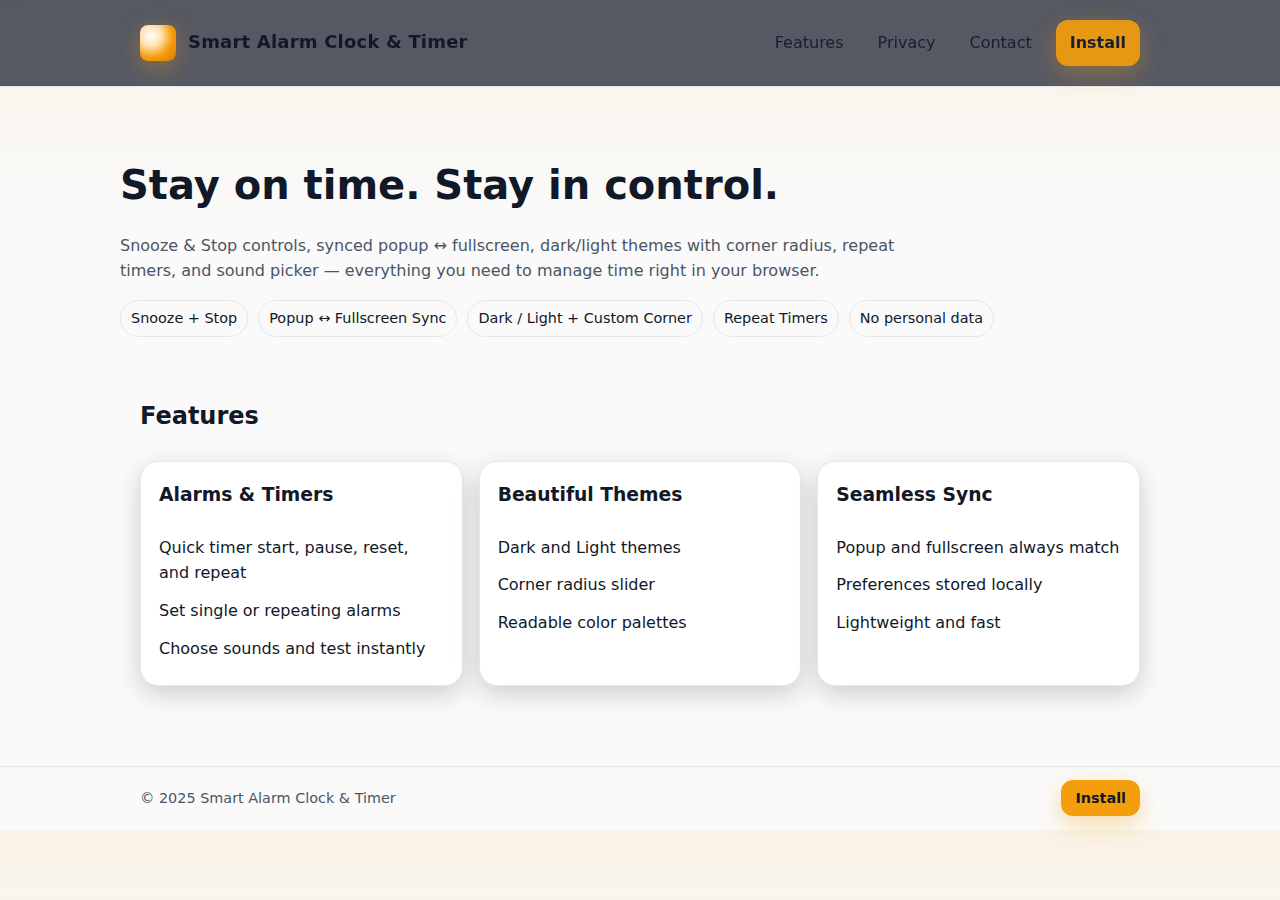
<file: index.html>
<!DOCTYPE html>
<html lang="en">
<head>
  <meta charset="utf-8">
  <meta name="viewport" content="width=device-width, initial-scale=1">
  <title>Smart Alarm Clock & Timer — Chrome Extension</title>
  <meta name="description" content="Set alarms & timers with snooze, repeat, and synced dark/light themes — works in popup and fullscreen.">
  <link rel="stylesheet" href="assets/style.css">
</head>
<body>
  <header class="header">
    <div class="wrap inner">
      <div class="brand">
        <div class="logo" aria-hidden="true"></div>
        <h1>Smart Alarm Clock & Timer</h1>
      </div>
      <nav>
        <a href="#features">Features</a>
        <a href="privacy.html">Privacy</a>
        <a href="contact.html">Contact</a>
        <a class="cta" href="#" title="Chrome Web Store link" aria-label="Install from Chrome Web Store">Install</a>
      </nav>
    </div>
  </header>

  <section class="wrap hero">
    <h2>Stay on time. Stay in control.</h2>
    <p class="tag">Snooze & Stop controls, synced popup ↔ fullscreen, dark/light themes with corner radius, repeat timers, and sound picker — everything you need to manage time right in your browser.</p>
    <div class="badges">
      <span class="badge">Snooze + Stop</span>
      <span class="badge">Popup ↔ Fullscreen Sync</span>
      <span class="badge">Dark / Light + Custom Corner</span>
      <span class="badge">Repeat Timers</span>
      <span class="badge">No personal data</span>
    </div>
  </section>

  <main class="wrap">
    <h2 id="features">Features</h2>
    <div class="grid">
      <div class="card">
        <h3>Alarms & Timers</h3>
        <ul class="clean">
          <li>Quick timer start, pause, reset, and repeat</li>
          <li>Set single or repeating alarms</li>
          <li>Choose sounds and test instantly</li>
        </ul>
      </div>
      <div class="card">
        <h3>Beautiful Themes</h3>
        <ul class="clean">
          <li>Dark and Light themes</li>
          <li>Corner radius slider</li>
          <li>Readable color palettes</li>
        </ul>
      </div>
      <div class="card">
        <h3>Seamless Sync</h3>
        <ul class="clean">
          <li>Popup and fullscreen always match</li>
          <li>Preferences stored locally</li>
          <li>Lightweight and fast</li>
        </ul>
      </div>
    </div>
  </main>

  <footer>
    <div class="wrap">
      <div class="small">© 2025 Smart Alarm Clock & Timer</div>
      <div class="small"><a class="cta" href="#" title="Chrome Web Store">Install</a></div>
    </div>
  </footer>
</body>
</html>
</file>
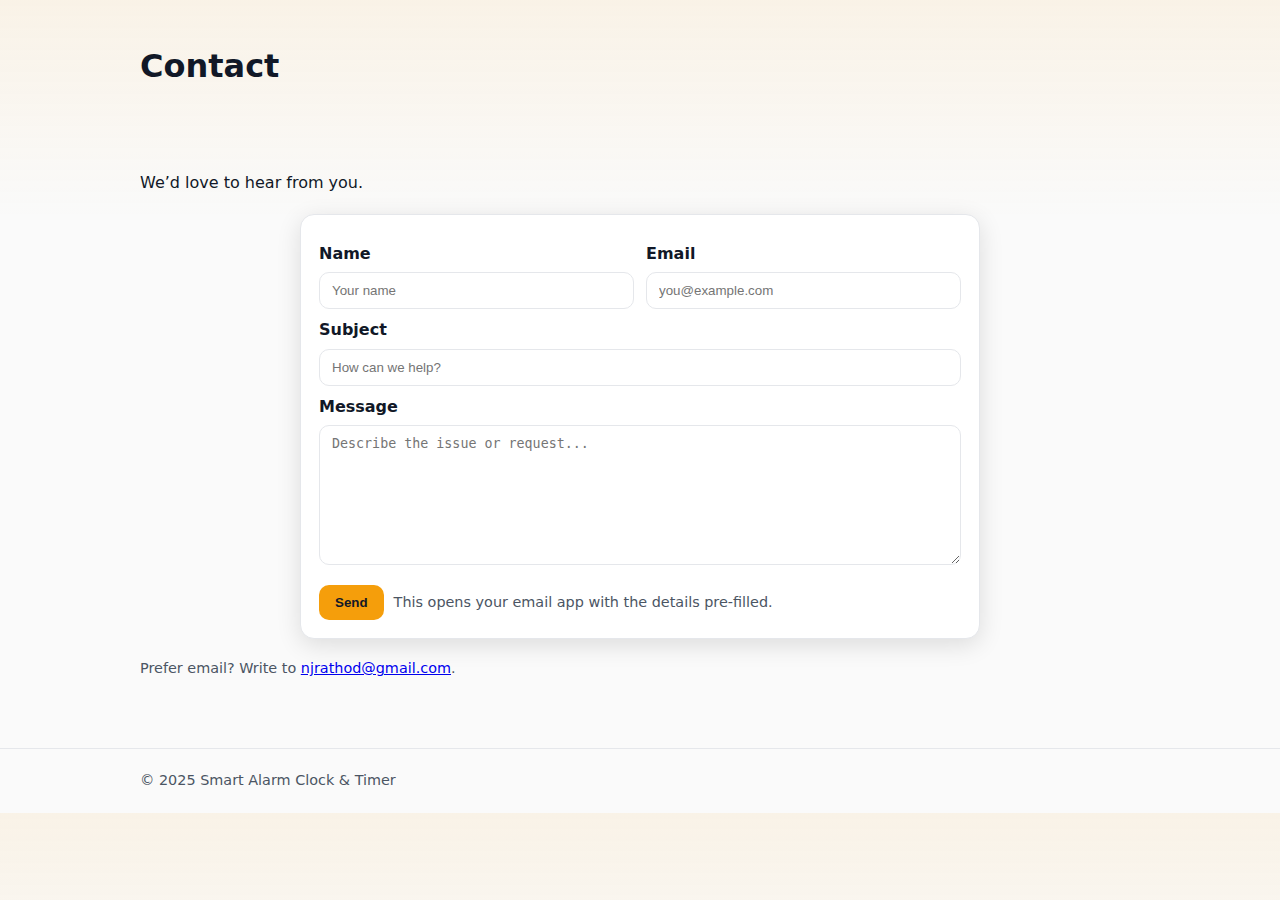
<file: contact.html>
<!DOCTYPE html>
<html lang="en">
<head>
  <meta charset="UTF-8">
  <meta name="viewport" content="width=device-width, initial-scale=1.0">
  <title>Contact — Smart Alarm Clock & Timer</title>
  <link rel="stylesheet" href="assets/style.css">
  <style>
    /* Page‑local tweaks in case site CSS isn't updated yet */
    form.contact {max-width:680px;margin:18px auto;background:var(--card);border:1px solid var(--bd);
      padding:18px;border-radius:14px;box-shadow:0 6px 24px rgba(0,0,0,.12)}
    .row{display:flex;gap:12px;flex-wrap:wrap}
    .row .field{flex:1 1 240px}
    label{display:block;font-weight:600;margin:8px 0 6px}
    input[type=text],input[type=email],textarea{
      width:100%;padding:10px 12px;border:1px solid var(--bd);border-radius:10px;background:transparent;color:var(--fg)
    }
    textarea{min-height:140px;resize:vertical}
    .actions{display:flex;gap:10px;align-items:center;justify-content:flex-start;margin-top:12px}
    button.primary{background:#f59e0b;border:none;color:#111827;padding:10px 16px;border-radius:10px;font-weight:700;cursor:pointer}
    .muted{color:var(--muted);font-size:.9rem}
    .success{display:none;margin-top:10px;color:#10b981;font-weight:600}
  </style>
</head>
<body>
  <header class="bar"><div class="wrap"><h1>Contact</h1></div></header>
  <main class="wrap">
    <p>We’d love to hear from you.</p>

    <form class="contact" id="contactForm">
      <div class="row">
        <div class="field">
          <label for="name">Name</label>
          <input id="name" type="text" placeholder="Your name" required>
        </div>
        <div class="field">
          <label for="email">Email</label>
          <input id="email" type="email" placeholder="you@example.com" required>
        </div>
      </div>

      <div class="row">
        <div class="field" style="flex:1 1 100%">
          <label for="subject">Subject</label>
          <input id="subject" type="text" placeholder="How can we help?" required>
        </div>
      </div>

      <div class="row">
        <div class="field" style="flex:1 1 100%">
          <label for="message">Message</label>
          <textarea id="message" placeholder="Describe the issue or request..." required></textarea>
        </div>
      </div>

      <div class="actions">
        <button type="submit" class="primary">Send</button>
        <span class="muted">This opens your email app with the details pre‑filled.</span>
      </div>
      <div id="ok" class="success">Opening your email app…</div>
    </form>

    <script>
      const TO = "njrathod@gmail.com"; // your email
      document.getElementById('contactForm').addEventListener('submit', (e) => {
        e.preventDefault();
        const name = document.getElementById('name').value.trim();
        const from = document.getElementById('email').value.trim();
        const subject = document.getElementById('subject').value.trim() || 'Support request';
        const message = document.getElementById('message').value.trim();

        const body = `Name: ${name}%0D%0AEmail: ${from}%0D%0A%0D%0A${encodeURIComponent(message)}`;
        const link = `mailto:${TO}?subject=${encodeURIComponent(subject)}&body=${body}`;
        document.getElementById('ok').style.display='block';
        window.location.href = link;
      });
    </script>

    <p class="muted">Prefer email? Write to <a href="mailto:njrathod@gmail.com">njrathod@gmail.com</a>.</p>
  </main>
  <footer class="bar foot"><div class="wrap small">© 2025 Smart Alarm Clock & Timer</div></footer>
</body>
</html>
</file>
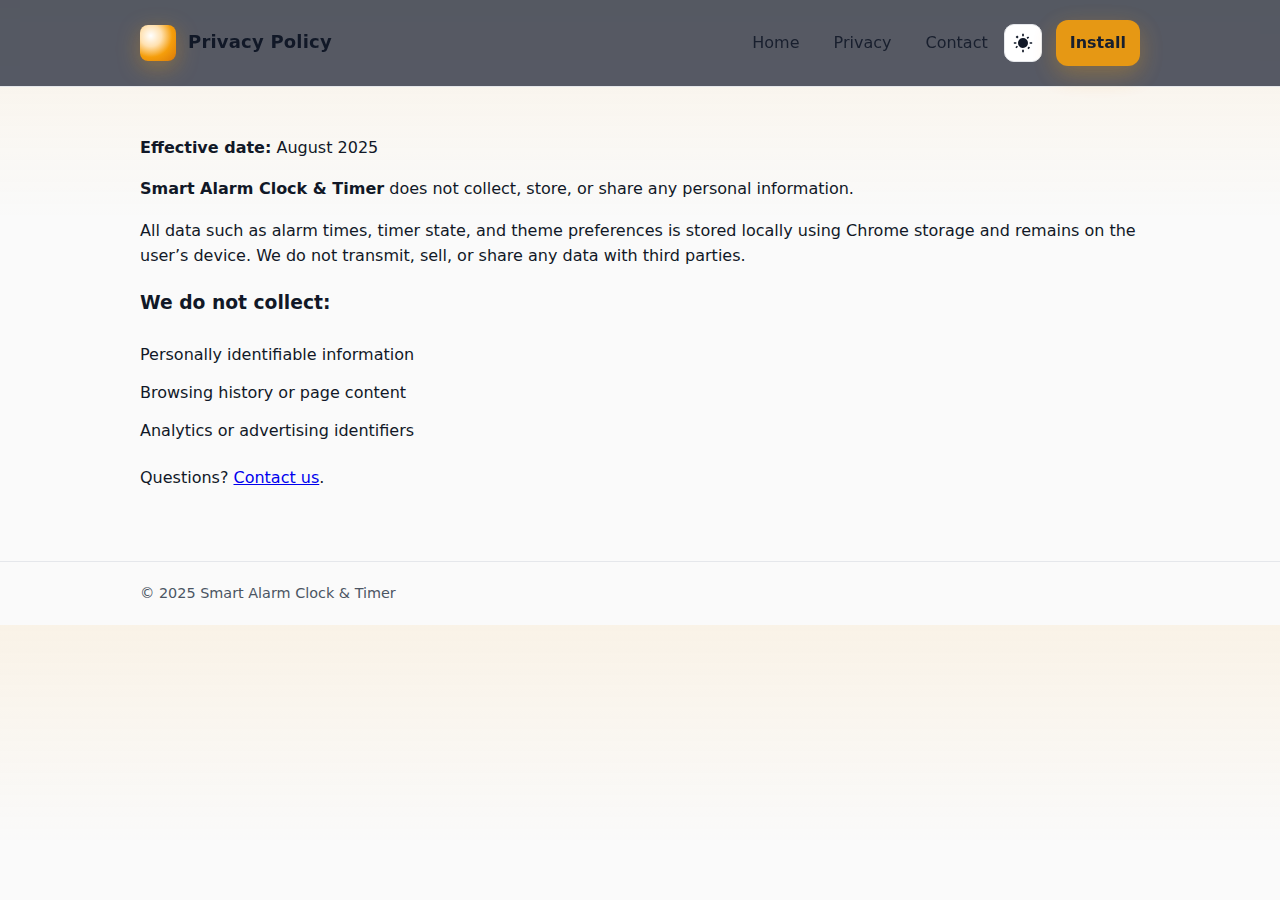
<file: privacy.html>
<!DOCTYPE html>
<html lang="en">
<head>
  <meta charset="utf-8">
  <meta name="viewport" content="width=device-width, initial-scale=1">
  <title>Privacy Policy — Smart Alarm Clock & Timer</title>
  <link rel="stylesheet" href="assets/style.css">
</head>
<body>
  <header class="header">
    <div class="wrap inner">
      <div class="brand">
        <div class="logo" aria-hidden="true"></div>
        <h1>Privacy Policy</h1>
      </div>
      <nav>
        <a href="index.html">Home</a>
        <a href="privacy.html">Privacy</a>
        <a href="contact.html">Contact</a>
        <button id="themeToggle" class="icon-btn" title="Toggle theme" aria-label="Toggle theme">
          <span id="themeIcon"></span>
        </button>
        <a class="cta" href="#" title="Chrome Web Store link" aria-label="Install from Chrome Web Store">Install</a>
      </nav>
    </div>
  </header>

  <main class="wrap" style="padding-top:32px">
    <p><strong>Effective date:</strong> August 2025</p>
    <p><strong>Smart Alarm Clock & Timer</strong> does not collect, store, or share any personal information.</p>
    <p>All data such as alarm times, timer state, and theme preferences is stored locally using Chrome storage and remains on the user’s device. We do not transmit, sell, or share any data with third parties.</p>
    <h3>We do not collect:</h3>
    <ul class="clean">
      <li>Personally identifiable information</li>
      <li>Browsing history or page content</li>
      <li>Analytics or advertising identifiers</li>
    </ul>
    <p>Questions? <a href="contact.html">Contact us</a>.</p>
  </main>
  <footer>
    <div class="wrap"><div class="small">© 2025 Smart Alarm Clock & Timer</div></div>
  </footer>
  <script src="assets/theme.js"></script>
</body>
</html>
</file>
<file: assets/style.css>
/* ========= Smart Alarm Clock & Timer — Themeable Site ========= */
:root{
  --bg: #0b1220;
  --fg: #e5ecf5;
  --muted:#a8b3c7;
  --accent:#f59e0b;
  --accent-ink:#111827;
  --card:#0f172a;
  --bd:#223045;
  --ring:#3b82f6;
}
html[data-theme="light"]{
  --bg:#fafafa;
  --fg:#111827;
  --muted:#4b5563;
  --card:#ffffff;
  --bd:#e5e7eb;
  --ring:#2563eb;
}
html[data-theme="dark"]{
  --bg: #0b1220;
  --fg: #e5ecf5;
  --muted:#a8b3c7;
  --card:#0f172a;
  --bd:#223045;
  --ring:#3b82f6;
}
@media (prefers-color-scheme: light){
  html:not([data-theme]){
    --bg:#fafafa; --fg:#111827; --muted:#4b5563; --card:#ffffff; --bd:#e5e7eb; --ring:#2563eb;
  }
}
*{box-sizing:border-box}
html{scroll-behavior:smooth}
body{
  margin:0;
  font: 16px/1.6 system-ui, -apple-system, Segoe UI, Roboto, Helvetica, Arial, "Apple Color Emoji","Segoe UI Emoji";
  color:var(--fg);
  background:linear-gradient(180deg, rgba(245,158,11,.08), transparent 220px), var(--bg);
}
.wrap{max-width:1040px;margin:0 auto;padding:20px}
.header{
  position:sticky;top:0;z-index:20;
  background:rgba(16,23,42,.7);
  backdrop-filter: blur(8px);
  border-bottom:1px solid var(--bd);
}
.header .inner{display:flex;gap:16px;align-items:center;justify-content:space-between}
.brand{display:flex;gap:12px;align-items:center}
.brand .logo{
  width:36px;height:36px;border-radius:8px;
  background: radial-gradient(circle at 30% 30%, #fff, #ffe1b0 30%, #f59e0b 60%, #d97706 100%);
  box-shadow:0 6px 22px rgba(245,158,11,.35);
}
.brand h1{font-size:18px;letter-spacing:.2px;margin:0}
nav{display:flex;align-items:center;gap:6px}
nav a{
  color:var(--fg);opacity:.9;text-decoration:none;margin-left:8px;
  padding:8px 10px;border-radius:10px;transition:all .2s ease;
}
nav a:hover{background:rgba(255,255,255,.08)}
.cta{
  background:var(--accent);color:var(--accent-ink);border:0;
  padding:10px 14px;border-radius:12px;font-weight:700;text-decoration:none;
  box-shadow:0 8px 24px rgba(245,158,11,.35);
}
.icon-btn{
  display:inline-flex;align-items:center;justify-content:center;
  width:38px;height:38px;border-radius:10px;border:1px solid var(--bd);
  background:var(--card);color:var(--fg);cursor:pointer;
  transition:transform .12s ease, background .2s ease;
}
.icon-btn:hover{transform:translateY(-1px)}
.icon{width:20px;height:20px;display:block}
.hero{padding:56px 0 20px}
.hero h2{font-size:clamp(26px,4vw,40px);margin:10px 0 6px}
.tag{color:var(--muted);max-width:780px}
.badges{display:flex;gap:10px;flex-wrap:wrap;margin-top:14px}
.badge{background:rgba(255,255,255,.08);border:1px solid var(--bd);color:var(--fg);
  padding:6px 10px;border-radius:999px;font-size:.9rem}
.grid{display:grid;grid-template-columns:repeat(3,1fr);gap:16px;margin:26px 0}
@media (max-width:900px){.grid{grid-template-columns:repeat(2,1fr)}}
@media (max-width:620px){.grid{grid-template-columns:1fr}}
.card{
  background:var(--card);border:1px solid var(--bd);border-radius:18px;padding:18px;
  box-shadow:0 8px 26px rgba(0,0,0,.18);
}
.card h3{margin-top:0}
ul.clean{list-style:none;padding:0;margin:0}
ul.clean li{padding:6px 0}
form.contact{max-width:760px;margin:24px auto;background:var(--card);border:1px solid var(--bd);
  padding:20px;border-radius:18px;box-shadow:0 10px 28px rgba(0,0,0,.18)}
.row{display:flex;gap:14px;flex-wrap:wrap}
.field{flex:1 1 260px}
label{display:block;font-weight:600;margin:8px 0 6px}
input[type=text],input[type=email],textarea{
  width:100%;padding:12px 14px;border:1px solid var(--bd);border-radius:12px;
  background:transparent;color:var(--fg);outline:none
}
input:focus,textarea:focus{border-color:var(--ring);box-shadow:0 0 0 4px rgba(59,130,246,.25)}
textarea{min-height:160px;resize:vertical}
.actions{display:flex;gap:10px;align-items:center;margin-top:12px}
button.primary{background:var(--accent);border:none;color:var(--accent-ink);padding:10px 16px;
  border-radius:12px;font-weight:700;cursor:pointer}
.muted{color:var(--muted);font-size:.95rem}
footer{border-top:1px solid var(--bd);margin-top:34px}
footer .wrap{display:flex;align-items:center;justify-content:space-between;flex-wrap:wrap}
.small{color:var(--muted);font-size:.9rem}
</file>
